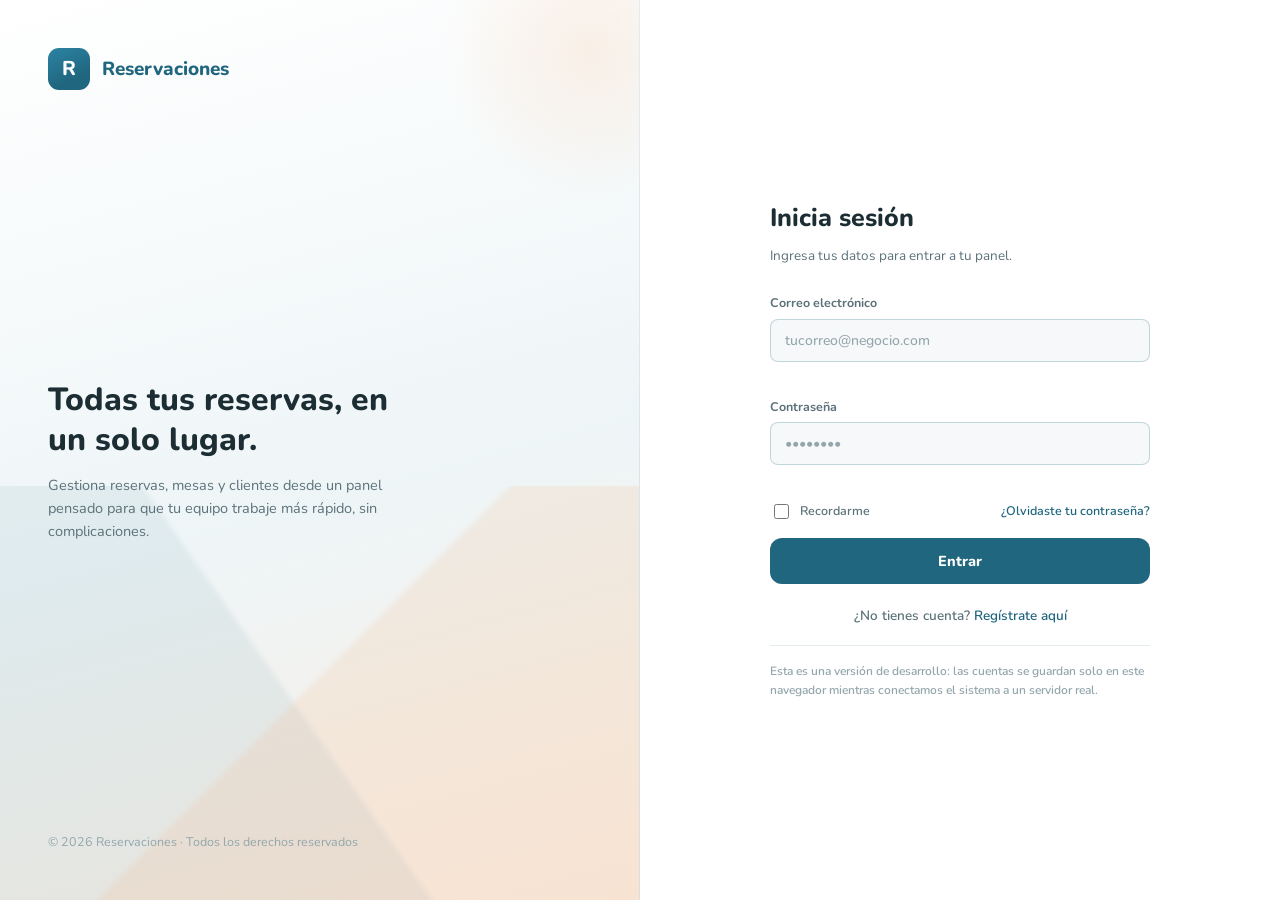
<file: index.html>
<!DOCTYPE html>
<html lang="es">
<head>
<meta charset="UTF-8">
<meta name="viewport" content="width=device-width, initial-scale=1.0">
<title>Iniciar sesión · Reservaciones</title>
<link rel="icon" type="image/svg+xml" href="favicon.svg">
<link rel="preconnect" href="https://fonts.googleapis.com">
<link rel="preconnect" href="https://fonts.gstatic.com" crossorigin>
<link href="https://fonts.googleapis.com/css2?family=Nunito:wght@400;500;600;700;800&display=swap" rel="stylesheet">
<link rel="stylesheet" href="src/style.css">
</head>
<body>

<div class="auth-shell">

  <aside class="auth-brand">
    <div class="auth-brand-mark">
      <span class="mark">R</span>
      <strong>Reservaciones</strong>
    </div>
    <div class="auth-brand-copy">
      <h1>Todas tus reservas, en un solo lugar.</h1>
      <p>Gestiona reservas, mesas y clientes desde un panel pensado para que tu equipo trabaje más rápido, sin complicaciones.</p>
    </div>
    <p class="auth-brand-foot">© 2026 Reservaciones · Todos los derechos reservados</p>
  </aside>

  <main class="auth-form-panel">
    <div class="auth-card">
      <div class="auth-card-head">
        <h2>Inicia sesión</h2>
        <p>Ingresa tus datos para entrar a tu panel.</p>
      </div>

      <div class="banner banner-error" id="errorBanner" hidden></div>
      <div class="banner banner-success" id="successBanner" hidden></div>

      <form class="auth-form" id="loginForm" novalidate>
        <div class="field">
          <label for="email">Correo electrónico</label>
          <input type="email" id="email" name="email" required placeholder="tucorreo@negocio.com" autocomplete="email">
          <span class="field-error" id="emailError"></span>
        </div>
        <div class="field">
          <label for="password">Contraseña</label>
          <input type="password" id="password" name="password" required placeholder="••••••••" autocomplete="current-password">
          <span class="field-error" id="passwordError"></span>
        </div>

        <div class="field-row-between">
          <label class="checkbox-row">
            <input type="checkbox" id="remember">
            Recordarme
          </label>
          <a href="/recuperar.html">¿Olvidaste tu contraseña?</a>
        </div>

        <button type="submit" class="btn-primary" id="submitBtn">Entrar</button>
      </form>

      <p class="auth-alt">¿No tienes cuenta? <a href="/register.html">Regístrate aquí</a></p>

      <p class="divider-hint">
        Esta es una versión de desarrollo: las cuentas se guardan solo en este navegador
        mientras conectamos el sistema a un servidor real.
      </p>
    </div>
  </main>

</div>

<script type="module" src="src/login.js"></script>
</body>
</html>
</file>
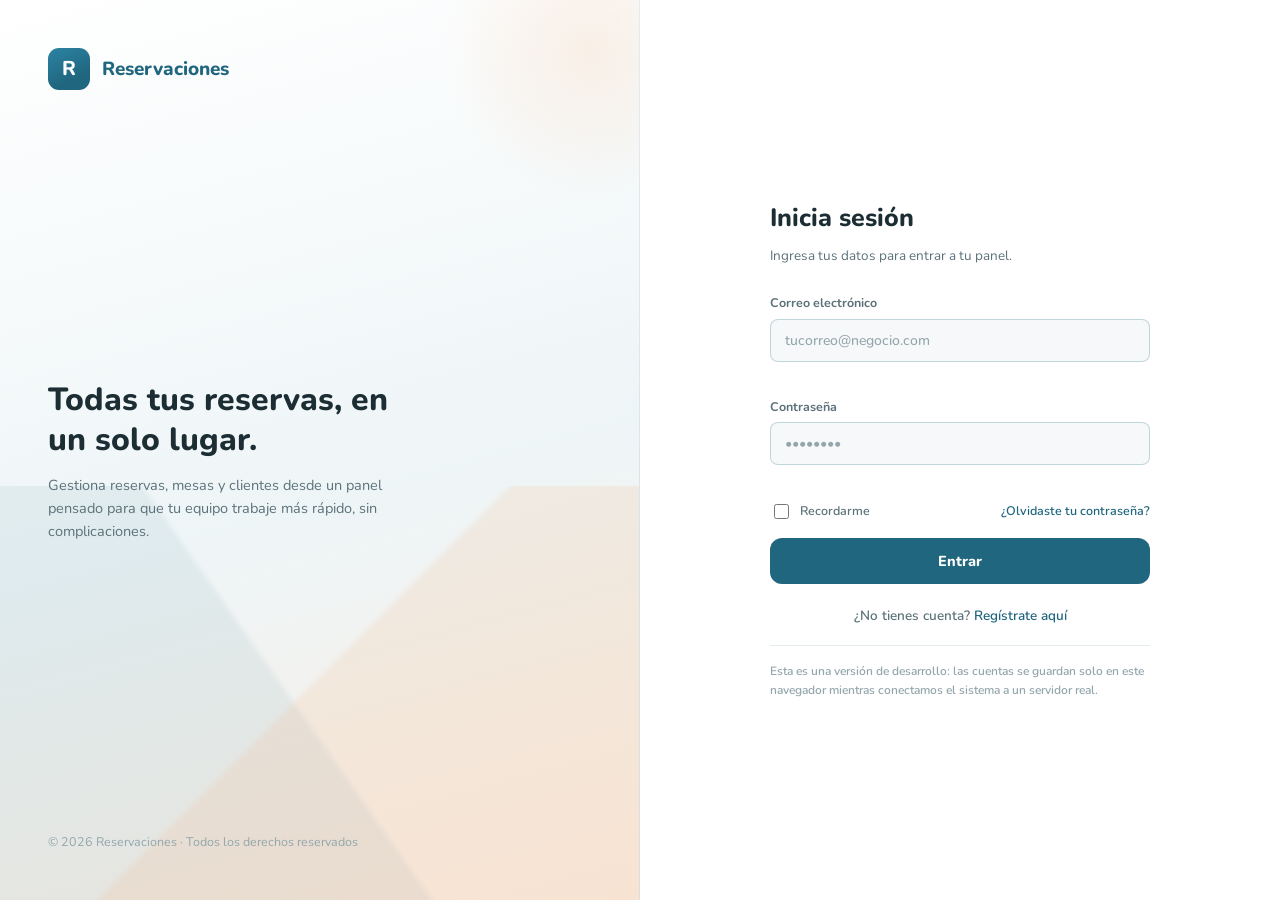
<file: dashboard.html>
<!DOCTYPE html>
<html lang="es">
<head>
<meta charset="UTF-8">
<meta name="viewport" content="width=device-width, initial-scale=1.0">
<title>Panel · Reservaciones</title>
<link rel="icon" type="image/svg+xml" href="favicon.svg">
<link rel="preconnect" href="https://fonts.googleapis.com">
<link rel="preconnect" href="https://fonts.gstatic.com" crossorigin>
<link href="https://fonts.googleapis.com/css2?family=Nunito:wght@400;500;600;700;800&display=swap" rel="stylesheet">
<link rel="stylesheet" href="src/style.css">
</head>
<body>

<div class="placeholder-shell">
  <div>
    <h1 id="welcomeMsg">Bienvenido/a 👋</h1>
    <p>El dashboard real todavía no está aquí — este es solo un punto de prueba para confirmar que el login funciona y que la sesión te dejó pasar.</p>
    <button class="btn-primary" id="logoutBtn">Cerrar sesión</button>
  </div>
</div>

<script type="module" src="src/dashboard.js"></script>
</body>
</html>
</file>
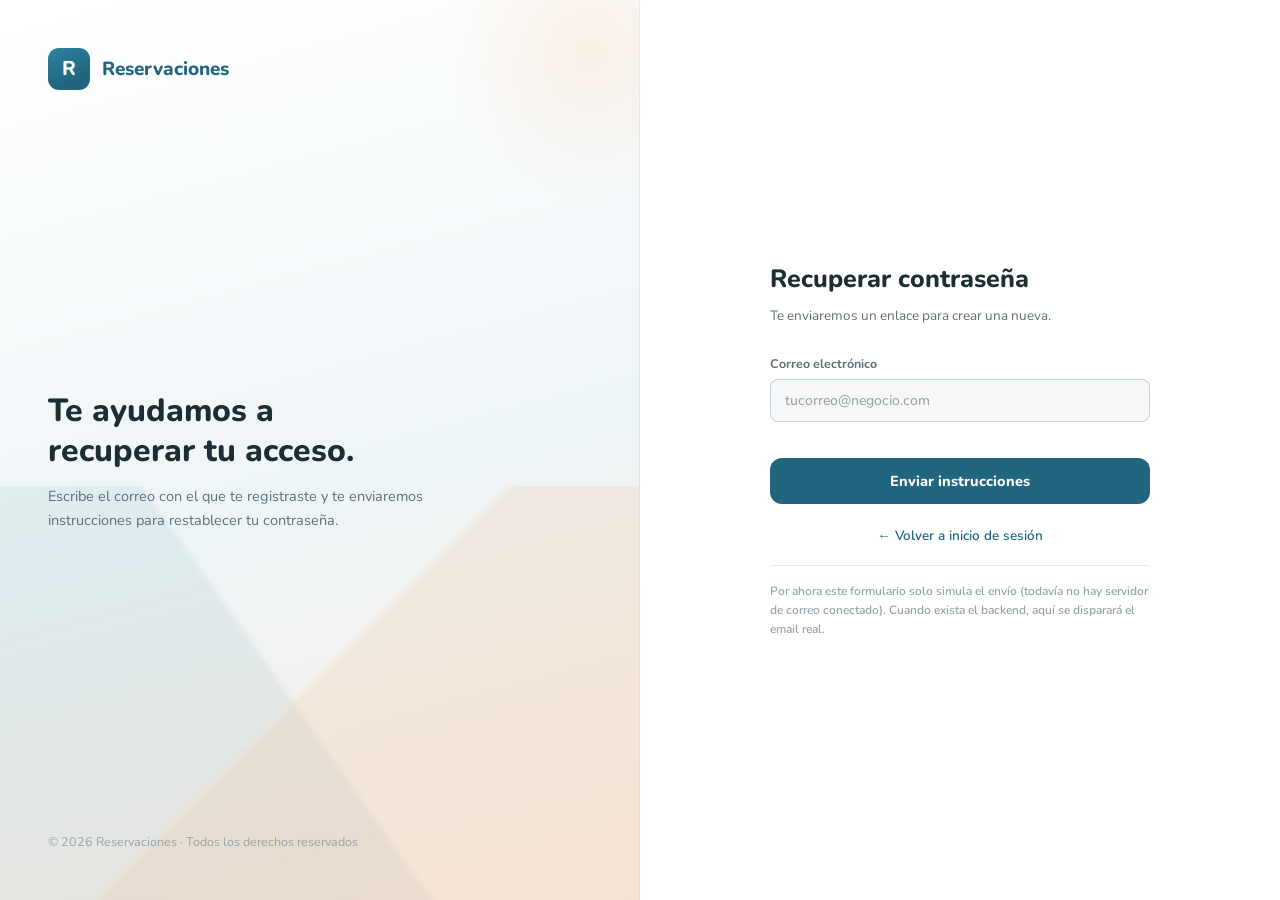
<file: recuperar.html>
<!DOCTYPE html>
<html lang="es">
<head>
<meta charset="UTF-8">
<meta name="viewport" content="width=device-width, initial-scale=1.0">
<title>Recuperar contraseña · Reservaciones</title>
<link rel="icon" type="image/svg+xml" href="favicon.svg">
<link rel="preconnect" href="https://fonts.googleapis.com">
<link rel="preconnect" href="https://fonts.gstatic.com" crossorigin>
<link href="https://fonts.googleapis.com/css2?family=Nunito:wght@400;500;600;700;800&display=swap" rel="stylesheet">
<link rel="stylesheet" href="src/style.css">
</head>
<body>

<div class="auth-shell">

  <aside class="auth-brand">
    <div class="auth-brand-mark">
      <span class="mark">R</span>
      <strong>Reservaciones</strong>
    </div>
    <div class="auth-brand-copy">
      <h1>Te ayudamos a recuperar tu acceso.</h1>
      <p>Escribe el correo con el que te registraste y te enviaremos instrucciones para restablecer tu contraseña.</p>
    </div>
    <p class="auth-brand-foot">© 2026 Reservaciones · Todos los derechos reservados</p>
  </aside>

  <main class="auth-form-panel">
    <div class="auth-card">
      <div class="auth-card-head">
        <h2>Recuperar contraseña</h2>
        <p>Te enviaremos un enlace para crear una nueva.</p>
      </div>

      <div class="banner banner-error" id="errorBanner" hidden></div>
      <div class="banner banner-success" id="successBanner" hidden></div>

      <form class="auth-form" id="recuperarForm" novalidate>
        <div class="field">
          <label for="email">Correo electrónico</label>
          <input type="email" id="email" name="email" required placeholder="tucorreo@negocio.com" autocomplete="email">
          <span class="field-error" id="emailError"></span>
        </div>

        <button type="submit" class="btn-primary" id="submitBtn">Enviar instrucciones</button>
      </form>

      <p class="auth-alt"><a href="index.html">← Volver a inicio de sesión</a></p>

      <p class="divider-hint">
        Por ahora este formulario solo simula el envío (todavía no hay servidor de correo
        conectado). Cuando exista el backend, aquí se disparará el email real.
      </p>
    </div>
  </main>

</div>

<script type="module" src="src/recuperar.js"></script>
</body>
</html>
</file>
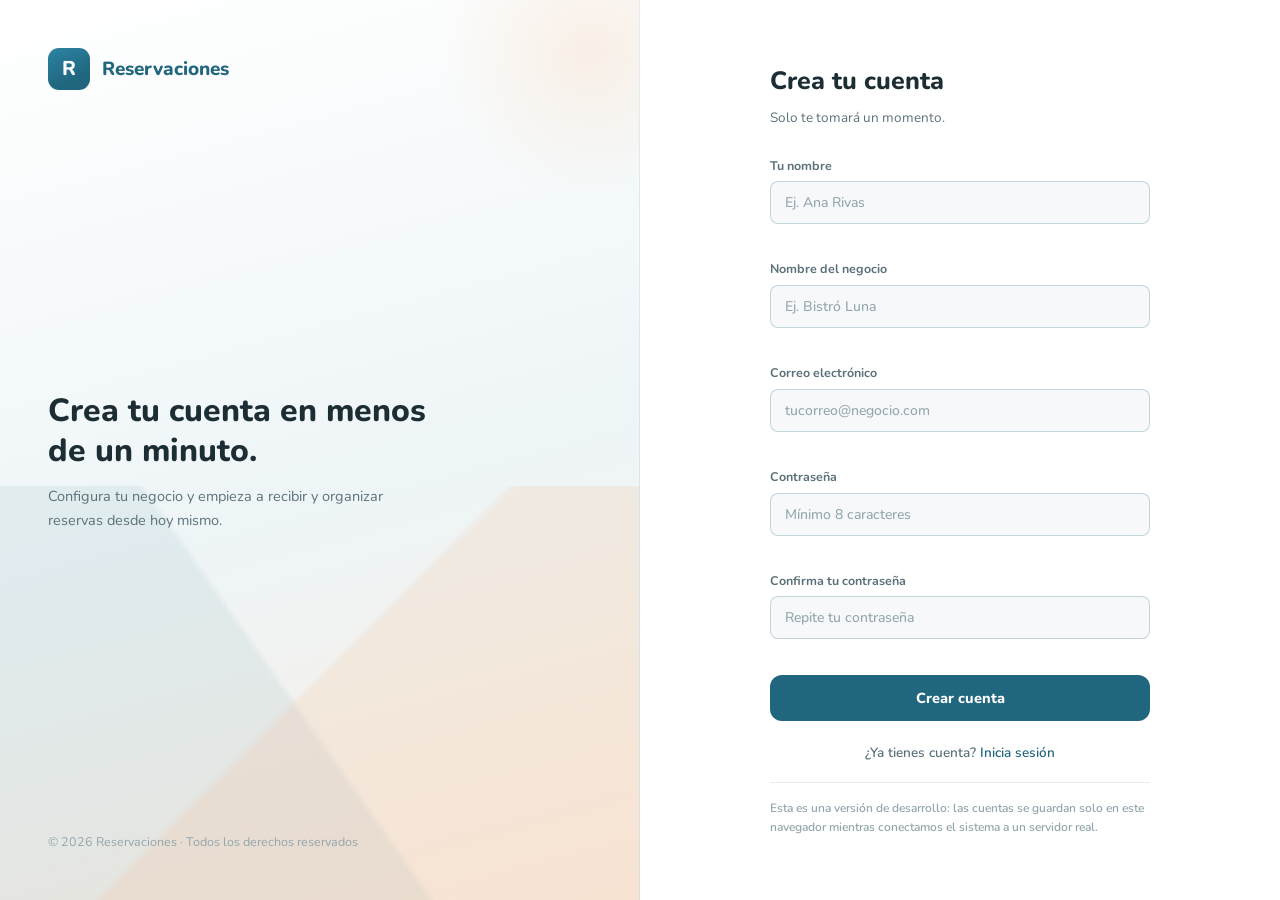
<file: register.html>
<!DOCTYPE html>
<html lang="es">
<head>
<meta charset="UTF-8">
<meta name="viewport" content="width=device-width, initial-scale=1.0">
<title>Crear cuenta · Reservaciones</title>
<link rel="icon" type="image/svg+xml" href="favicon.svg">
<link rel="preconnect" href="https://fonts.googleapis.com">
<link rel="preconnect" href="https://fonts.gstatic.com" crossorigin>
<link href="https://fonts.googleapis.com/css2?family=Nunito:wght@400;500;600;700;800&display=swap" rel="stylesheet">
<link rel="stylesheet" href="src/style.css">
</head>
<body>

<div class="auth-shell">

  <aside class="auth-brand">
    <div class="auth-brand-mark">
      <span class="mark">R</span>
      <strong>Reservaciones</strong>
    </div>
    <div class="auth-brand-copy">
      <h1>Crea tu cuenta en menos de un minuto.</h1>
      <p>Configura tu negocio y empieza a recibir y organizar reservas desde hoy mismo.</p>
    </div>
    <p class="auth-brand-foot">© 2026 Reservaciones · Todos los derechos reservados</p>
  </aside>

  <main class="auth-form-panel">
    <div class="auth-card">
      <div class="auth-card-head">
        <h2>Crea tu cuenta</h2>
        <p>Solo te tomará un momento.</p>
      </div>

      <div class="banner banner-error" id="errorBanner" hidden></div>

      <form class="auth-form" id="registerForm" novalidate>
        <div class="field">
          <label for="nombre">Tu nombre</label>
          <input type="text" id="nombre" name="nombre" required placeholder="Ej. Ana Rivas" autocomplete="name">
          <span class="field-error" id="nombreError"></span>
        </div>
        <div class="field">
          <label for="negocio">Nombre del negocio</label>
          <input type="text" id="negocio" name="negocio" required placeholder="Ej. Bistró Luna" autocomplete="organization">
          <span class="field-error" id="negocioError"></span>
        </div>
        <div class="field">
          <label for="email">Correo electrónico</label>
          <input type="email" id="email" name="email" required placeholder="tucorreo@negocio.com" autocomplete="email">
          <span class="field-error" id="emailError"></span>
        </div>
        <div class="field">
          <label for="password">Contraseña</label>
          <input type="password" id="password" name="password" required placeholder="Mínimo 8 caracteres" autocomplete="new-password">
          <span class="field-error" id="passwordError"></span>
        </div>
        <div class="field">
          <label for="passwordConfirm">Confirma tu contraseña</label>
          <input type="password" id="passwordConfirm" name="passwordConfirm" required placeholder="Repite tu contraseña" autocomplete="new-password">
          <span class="field-error" id="passwordConfirmError"></span>
        </div>

        <button type="submit" class="btn-primary" id="submitBtn">Crear cuenta</button>
      </form>

      <p class="auth-alt">¿Ya tienes cuenta? <a href="index.html">Inicia sesión</a></p>

      <p class="divider-hint">
        Esta es una versión de desarrollo: las cuentas se guardan solo en este navegador
        mientras conectamos el sistema a un servidor real.
      </p>
    </div>
  </main>

</div>

<script type="module" src="src/register.js"></script>
</body>
</html>
</file>
<file: src/style.css>
/* ============ TOKENS — paleta de marca (extraída del logo) ============ */
:root{
  --bg: #FFFFFF;
  --bg-elevated: #F6F8F9;
  --bg-elevated-2: #ECF1F3;
  --border: rgba(32,102,127,0.12);
  --border-strong: rgba(32,102,127,0.24);

  /* Teal del logo: color primario — texto fuerte, botones, links */
  --accent: #20667F;
  --accent-soft: #2C84A3;
  --accent-wash: rgba(32,102,127,0.08);

  /* Naranja del logo: acento secundario — detalles, hover, decorativo */
  --accent-2: #F6B480;
  --accent-2-wash: rgba(246,180,128,0.18);

  --text: #1C2E34;
  --text-muted: #5C727A;
  --text-faint: #93A6AC;

  --danger: #C1483D;
  --danger-wash: #FBEAE8;
  --success: #3F8F6E;
  --success-wash: #E8F5EF;

  --radius-sm: 8px;
  --radius-md: 12px;
  --radius-lg: 18px;

  --font-display: "Nunito", -apple-system, sans-serif;
  --font-body: "Nunito", -apple-system, sans-serif;
}

*{ box-sizing: border-box; }
html,body{ height:100%; margin:0; }
body{
  background: var(--bg);
  color: var(--text);
  font-family: var(--font-body);
  font-size: 15px;
  line-height: 1.5;
  -webkit-font-smoothing: antialiased;
}
h1,h2,h3{ font-family: var(--font-display); font-weight:800; margin:0; }
p{ margin:0; }
a{ color: var(--accent); font-weight:600; text-decoration: none; }
a:hover{ color: var(--accent-soft); text-decoration: underline; }
button{ font-family: inherit; cursor:pointer; }
input{ font-family: inherit; }

:focus-visible{ outline: 2px solid var(--accent-2); outline-offset: 2px; }

/* ============ LAYOUT DE AUTENTICACIÓN (panel dividido) ============ */
.auth-shell{
  min-height: 100vh;
  display:grid;
  grid-template-columns: 1fr 1fr;
}

.auth-brand{
  background: linear-gradient(165deg, #FFFFFF 0%, #EEF5F7 55%, #F8EDE3 100%);
  padding: 48px;
  display:flex;
  flex-direction:column;
  justify-content: space-between;
  position: relative;
  overflow:hidden;
  border-right: 1px solid var(--border);
}

/* Silueta de montañas decorativa, en el espíritu del logo (teal + naranja cruzados) */
.auth-brand::before{
  content:"";
  position:absolute; left:0; right:0; bottom:0; height:46%;
  background:
    linear-gradient(135deg, transparent 48%, var(--accent-2-wash) 49%, var(--accent-2-wash) 100%),
    linear-gradient(55deg, var(--accent-wash) 0%, var(--accent-wash) 46%, transparent 47%);
  opacity: .9;
}
.auth-brand::after{
  content:"";
  position:absolute; right:-100px; top:-100px;
  width:300px; height:300px; border-radius:50%;
  background: radial-gradient(circle, var(--accent-2-wash), transparent 70%);
}

.auth-brand-mark{
  display:flex; align-items:center; gap:12px;
  position:relative; z-index:1;
}
.auth-brand-mark .mark{
  width:42px; height:42px; border-radius:11px;
  background: linear-gradient(155deg, var(--accent-soft), var(--accent) 70%);
  color:#FFFFFF; font-family: var(--font-display); font-weight:800; font-size:20px;
  display:flex; align-items:center; justify-content:center;
}
.auth-brand-mark strong{ font-family: var(--font-display); font-size:19px; font-weight:800; color: var(--accent); }

.auth-brand-copy{ max-width: 380px; position:relative; z-index:1; }
.auth-brand-copy h1{ font-size: 32px; line-height:1.25; margin-bottom:14px; color: var(--text); }
.auth-brand-copy p{ color: var(--text-muted); font-size:14.5px; line-height:1.6; }

.auth-brand-foot{ color: var(--text-faint); font-size:12.5px; position:relative; z-index:1; }

/* ============ PANEL DEL FORMULARIO ============ */
.auth-form-panel{
  display:flex; align-items:center; justify-content:center;
  padding: 40px 32px;
  background: var(--bg);
}
.auth-card{ width:100%; max-width: 380px; }
.auth-card-head{ margin-bottom: 28px; }
.auth-card-head h2{ font-size:25px; margin-bottom:8px; color: var(--text); }
.auth-card-head p{ color: var(--text-muted); font-size:13.5px; }

.auth-form{ display:flex; flex-direction:column; gap:16px; }
.field{ display:flex; flex-direction:column; gap:6px; }
.field label{ font-size:12.5px; color: var(--text-muted); font-weight:700; }
.field input{
  background: var(--bg-elevated);
  border: 1.5px solid var(--border-strong);
  border-radius: var(--radius-sm);
  padding: 11px 14px;
  color: var(--text);
  font-size: 14px;
  font-weight:600;
  outline:none;
  width: 100%;
  transition: border-color .15s ease, background-color .15s ease;
}
.field input::placeholder{ color: var(--text-faint); font-weight:500; }
.field input:focus{ border-color: var(--accent); background: var(--bg); }
.field input.invalid{ border-color: var(--danger); }
.field-error{ font-size:12px; color: var(--danger); min-height:14px; font-weight:600; }

.field-row-between{ display:flex; align-items:center; justify-content:space-between; font-size:12.5px; }
.checkbox-row{ display:flex; align-items:center; gap:8px; color: var(--text-muted); font-weight:600; }
.checkbox-row input{ width:15px; height:15px; accent-color: var(--accent); }

.btn-primary{
  background: var(--accent);
  color: #FFFFFF;
  border:none;
  padding: 13px 18px;
  border-radius: var(--radius-md);
  font-weight:800; font-size:14.5px;
  transition: background-color .15s ease, transform .1s ease, opacity .15s ease;
}
.btn-primary:hover{ background: var(--accent-soft); }
.btn-primary:active{ transform: scale(0.98); }
.btn-primary:disabled{ opacity:.6; cursor:not-allowed; transform:none; }

.auth-alt{ margin-top: 22px; text-align:center; font-size:13.5px; color: var(--text-muted); font-weight:600; }

.banner{
  display:flex; align-items:center; gap:10px;
  padding: 11px 14px; border-radius: var(--radius-sm);
  font-size: 13px; font-weight:700; margin-bottom: 18px;
  border: 1px solid transparent;
}
.banner-error{ background: var(--danger-wash); color: var(--danger); border-color: rgba(193,72,61,0.18); }
.banner-success{ background: var(--success-wash); color: var(--success); border-color: rgba(63,143,110,0.18); }
.banner[hidden]{ display:none; }

.divider-hint{
  margin-top: 18px; padding-top:16px; border-top: 1px solid var(--border);
  font-size: 12px; color: var(--text-faint); line-height:1.6; font-weight:600;
}

/* ============ PLACEHOLDER DEL DASHBOARD (temporal) ============ */
.placeholder-shell{
  min-height:100vh; display:flex; align-items:center; justify-content:center;
  text-align:center; padding: 40px;
}
.placeholder-shell h1{ font-size:27px; margin-bottom:10px; color: var(--text); }
.placeholder-shell p{ color: var(--text-muted); margin-bottom:20px; max-width:420px; }

/* ============ RESPONSIVE ============ */
@media (max-width: 860px){
  .auth-shell{ grid-template-columns: 1fr; }
  .auth-brand{ display:none; }
  .auth-form-panel{ padding: 60px 20px; }
}
</file>
